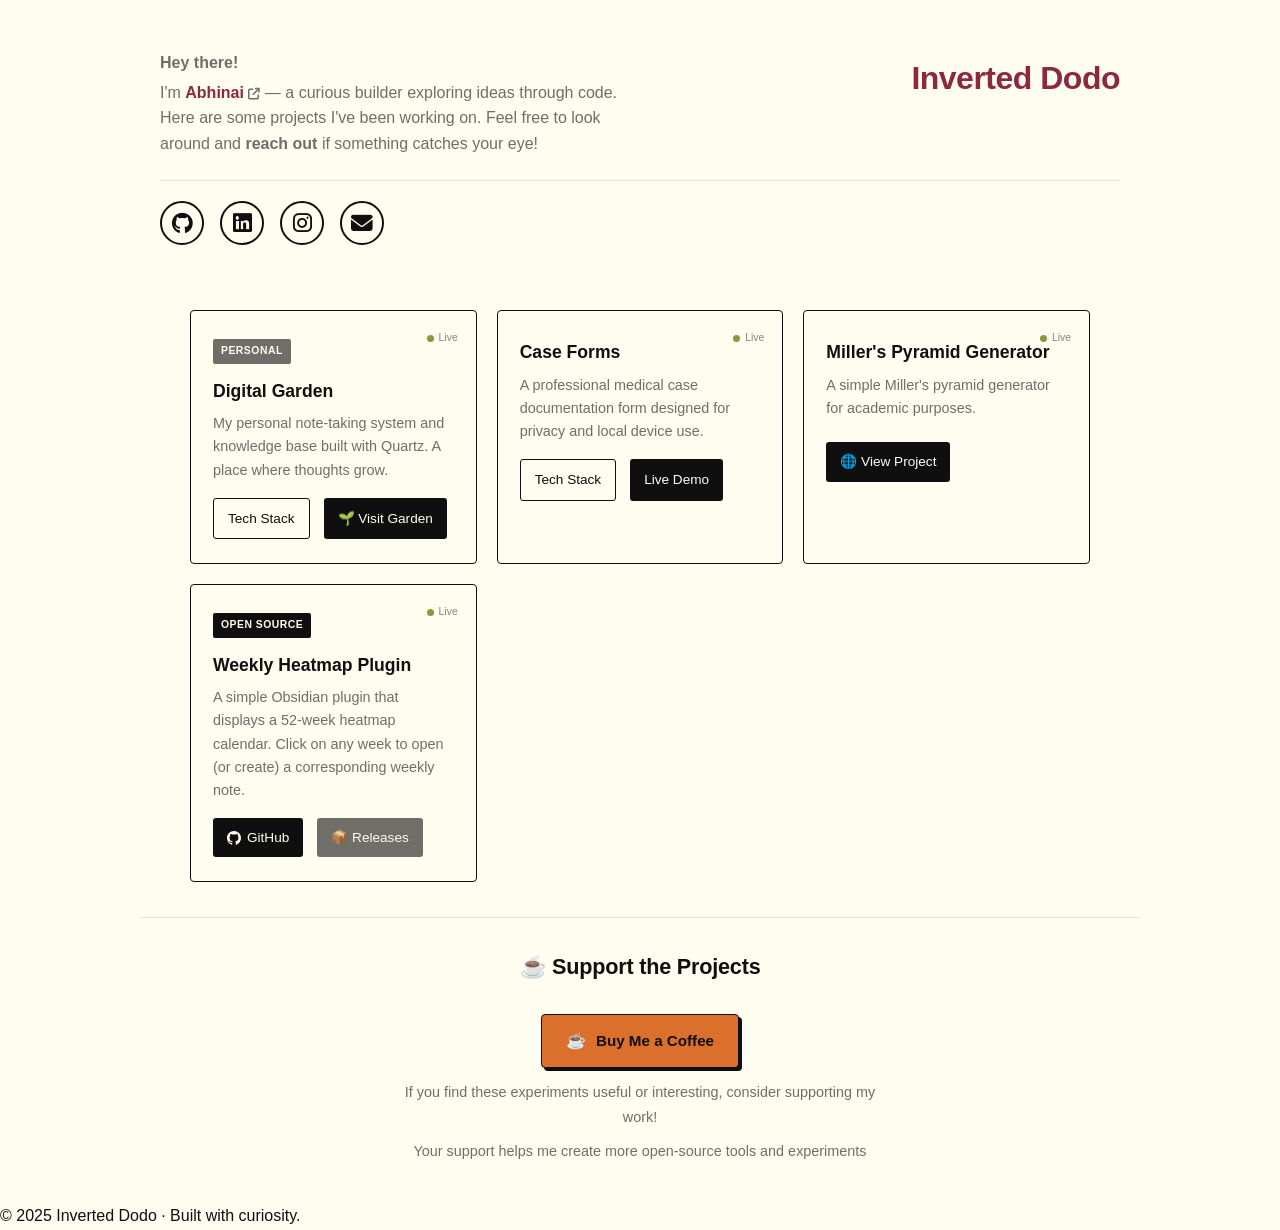
<file: index.html>
<!DOCTYPE html>
<html lang="en">

<head>
  <meta charset="UTF-8" />
  <meta name="viewport" content="width=device-width, initial-scale=1.0" />
  <title>Inverted Dodo</title>
  <link rel="stylesheet" href="style.css" />
  <link rel="stylesheet" href="https://cdnjs.cloudflare.com/ajax/libs/font-awesome/6.5.2/css/all.min.css"
    integrity="sha512-SnH5WK+bZxgPHs44uWIX+LLJAJ9/2PkPKZ5QiAj6Ta86w+fsb2TkcmfRyVX3pBnMFcV7oQPJkl9QevSCWr3W6A=="
    crossorigin="anonymous" referrerpolicy="no-referrer" />
</head>

<body>

  <header>
    <div class="header-top">
      <div class="intro">
        <p><b>Hey there!</b></p>
        <p>I'm <a href="https://abhinai.pages.dev" target="_blank"><strong>Abhinai</strong> <i class="fa-solid fa-arrow-up-right-from-square" style="font-size: 0.75rem;"></i></a> — a curious builder
          exploring ideas through code. Here are some projects I've
          been
          working on. Feel free to look around and <b> reach out </b> if something catches your eye!</p>
      </div>
      <h1 class="highlight">Inverted Dodo</h1>
    </div>
    <div class="header-divider"></div>
    <nav>
      <a href="https://github.com/aj-abhinai" target="_blank" title="GitHub"><i class="fa-brands fa-github"></i></a>
      <a href="https://www.linkedin.com/in/ajabhinai" target="_blank" title="LinkedIn"><i
          class="fa-brands fa-linkedin"></i></a>
      <a href="https://www.instagram.com/ajabhinai/" target="_blank" title="Instagram"><i
          class="fa-brands fa-instagram"></i></a>
      <a href="mailto:inverted.dodo@gmail.com" title="Email"><i class="fa-solid fa-envelope"></i></a>
    </nav>
  </header>

  <section id="projects">
    <div class="projects-grid">
      <!-- 1. Digital Garden -->
      <div class="project">
        <div class="project-status-container">
          <span class="project-status status-live"></span>
          <span class="project-status-text">Live</span>
        </div>
        <span class="badge personal">Personal</span>
        <h3>Digital Garden</h3>
        <p>My personal note-taking system and knowledge base built with Quartz. A place where thoughts grow.</p>
        <div class="project-links">
          <a href="digitalgarden.html" class="btn btn-secondary">Tech Stack</a>
          <a href="https://aj-abhinai.github.io/" target="_blank" class="btn btn-primary">🌱 Visit Garden</a>
        </div>
      </div>

      <!-- 2. Case Forms -->
      <div class="project">
        <div class="project-status-container">
          <span class="project-status status-live"></span>
          <span class="project-status-text">Live</span>
        </div>
        <h3>Case Forms</h3>
        <p>A professional medical case documentation form designed for privacy and local device use.</p>
        <div class="project-links">
          <a href="caseforms.html" class="btn btn-secondary">Tech Stack</a>
          <a href="https://caseforms.vercel.app/" target="_blank" class="btn btn-primary">Live Demo</a>
        </div>
      </div>

      <!-- 3. Miller's Pyramid -->
      <div class="project">
        <div class="project-status-container">
          <span class="project-status status-live"></span>
          <span class="project-status-text">Live</span>
        </div>
        <h3>Miller's Pyramid Generator</h3>
        <p>A simple Miller's pyramid generator for academic purposes.</p>
        <a href="https://academic-tools.pages.dev/" target="_blank" class="btn btn-primary">🌐 View Project</a>
      </div>

      <!-- 4. Weekly Heatmap Plugin -->
      <div class="project">
        <div class="project-status-container">
          <span class="project-status status-live"></span>
          <span class="project-status-text">Live</span>
        </div>
        <span class="badge">Open Source</span>
        <h3>Weekly Heatmap Plugin</h3>
        <p>A simple Obsidian plugin that displays a 52-week heatmap calendar. Click on any week to open (or create) a
          corresponding weekly note.</p>
        <div class="project-links">
          <a href="https://github.com/aj-abhinai/weekly-heatmap" target="_blank" class="btn btn-primary">
            <svg class="github-icon" width="16" height="16" viewBox="0 0 24 24" fill="currentColor">
              <path
                d="M12 0c-6.626 0-12 5.373-12 12 0 5.302 3.438 9.8 8.207 11.387.599.111.793-.261.793-.577v-2.234c-3.338.726-4.033-1.416-4.033-1.416-.546-1.387-1.333-1.756-1.333-1.756-1.089-.745.083-.729.083-.729 1.205.084 1.839 1.237 1.839 1.237 1.07 1.834 2.807 1.304 3.492.997.107-.775.418-1.305.762-1.604-2.665-.305-5.467-1.334-5.467-5.931 0-1.311.469-2.381 1.236-3.221-.124-.303-.535-1.524.117-3.176 0 0 1.008-.322 3.301 1.23.957-.266 1.983-.399 3.003-.404 1.02.005 2.047.138 3.006.404 2.291-1.552 3.297-1.23 3.297-1.23.653 1.653.242 2.874.118 3.176.77.84 1.235 1.911 1.235 3.221 0 4.609-2.807 5.624-5.479 5.921.43.372.823 1.102.823 2.222v3.293c0 .319.192.694.801.576 4.765-1.589 8.199-6.086 8.199-11.386 0-6.627-5.373-12-12-12z" />
            </svg>
            GitHub
          </a>
          <a href="https://github.com/aj-abhinai/weekly-heatmap/releases" target="_blank" class="btn btn-github">📦
            Releases</a>
        </div>
      </div>

    </div>
  </section>

  <section id="support">
    <h2>☕ Support the Projects</h2>
    <div class="support-highlight">
      <a href="https://www.buymeacoffee.com/aj_abhinai" target="_blank" class="coffee-button">
        <span class="coffee-icon">☕</span>
        <span>Buy Me a Coffee</span>
      </a>
      <p>If you find these experiments useful or interesting, consider supporting my work!</p>
      <p class="support-note">Your support helps me create more open-source tools and experiments</p>
    </div>
  </section>

  <footer>
    <p>© 2025 Inverted Dodo · Built with curiosity.</p>
  </footer>

</body>

</html>
</file>
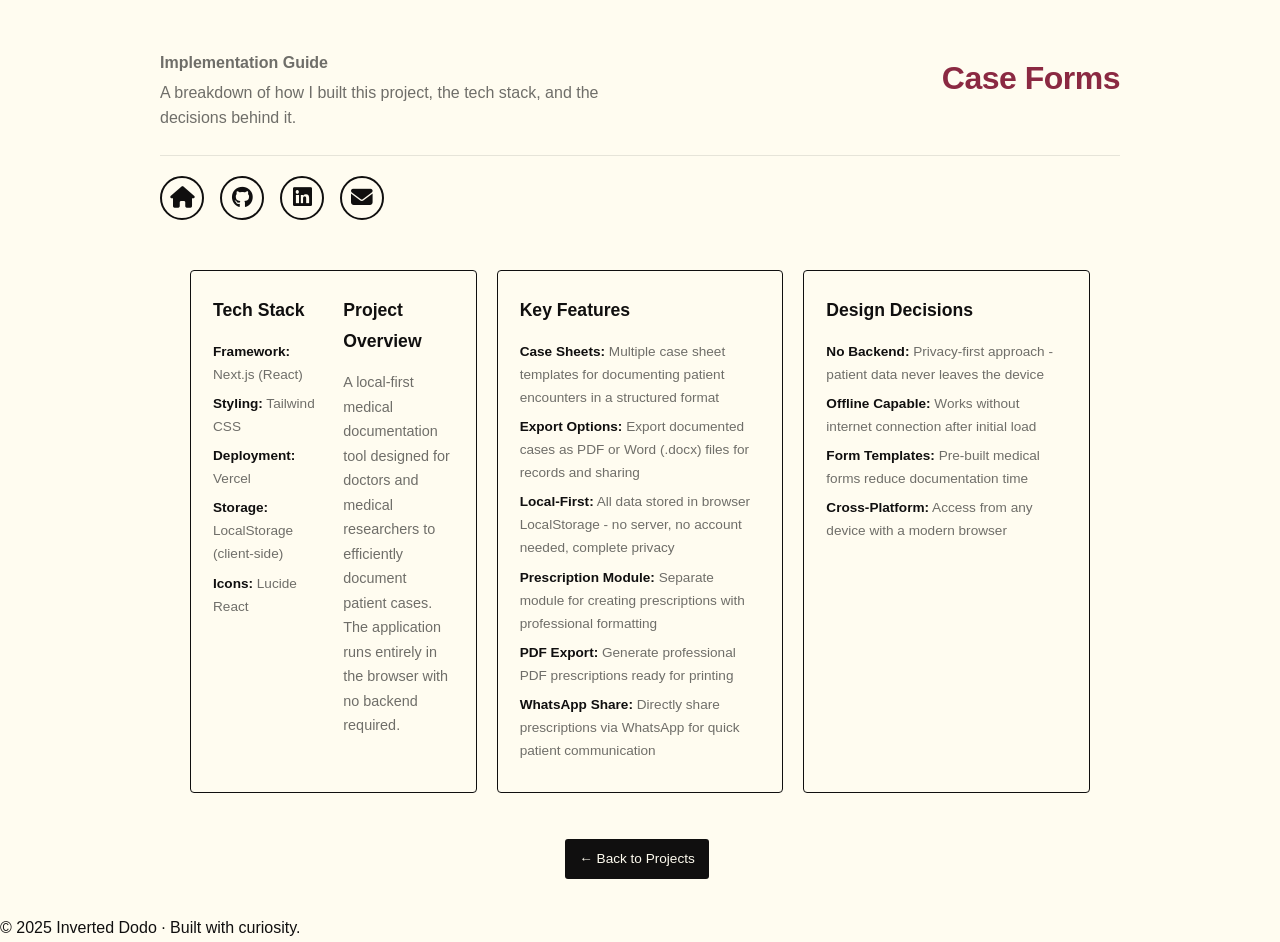
<file: caseforms.html>
<!DOCTYPE html>
<html lang="en">

<head>
  <meta charset="UTF-8" />
  <meta name="viewport" content="width=device-width, initial-scale=1.0" />
  <title>Case Forms - How I Built It</title>
  <link rel="stylesheet" href="style.css" />
  <link rel="stylesheet" href="https://cdnjs.cloudflare.com/ajax/libs/font-awesome/6.5.2/css/all.min.css"
    integrity="sha512-SnH5WK+bZxgPHs44uWIX+LLJAJ9/2PkPKZ5QiAj6Ta86w+fsb2TkcmfRyVX3pBnMFcV7oQPJkl9QevSCWr3W6A=="
    crossorigin="anonymous" referrerpolicy="no-referrer" />
</head>

<body>

  <header>
    <div class="header-top">
      <div class="intro">
        <p><b>Implementation Guide</b></p>
        <p>A breakdown of how I built this project, the tech stack, and the decisions behind it.</p>
      </div>
      <h1 class="highlight">Case Forms</h1>
    </div>
    <div class="header-divider"></div>
    <nav>
      <a href="index.html" title="Home"><i class="fa-solid fa-house"></i></a>
      <a href="https://github.com/aj-abhinai" target="_blank" title="GitHub"><i class="fa-brands fa-github"></i></a>
      <a href="https://www.linkedin.com/in/ajabhinai" target="_blank" title="LinkedIn"><i
          class="fa-brands fa-linkedin"></i></a>
      <a href="mailto:inverted.dodo@gmail.com" title="Email"><i class="fa-solid fa-envelope"></i></a>
    </nav>
  </header>

  <section id="implementation">
    <div class="implementation-grid">

      <div class="implementation-card two-col-card">
        <div class="col">
          <h3>Tech Stack</h3>
          <ul class="tech-list">
            <li><span class="tech-label">Framework:</span> Next.js (React)</li>
            <li><span class="tech-label">Styling:</span> Tailwind CSS</li>
            <li><span class="tech-label">Deployment:</span> Vercel</li>
            <li><span class="tech-label">Storage:</span> LocalStorage (client-side)</li>
            <li><span class="tech-label">Icons:</span> Lucide React</li>
          </ul>
        </div>
        <div class="col">
          <h3>Project Overview</h3>
          <p>A local-first medical documentation tool designed for doctors and medical researchers to efficiently document patient cases. The application runs entirely in the browser with no backend required.</p>
        </div>
      </div>

      <div class="implementation-card">
        <h3>Key Features</h3>
        <ul class="tech-list">
          <li><span class="tech-label">Case Sheets:</span> Multiple case sheet templates for documenting patient encounters in a structured format</li>
          <li><span class="tech-label">Export Options:</span> Export documented cases as PDF or Word (.docx) files for records and sharing</li>
          <li><span class="tech-label">Local-First:</span> All data stored in browser LocalStorage - no server, no account needed, complete privacy</li>
          <li><span class="tech-label">Prescription Module:</span> Separate module for creating prescriptions with professional formatting</li>
          <li><span class="tech-label">PDF Export:</span> Generate professional PDF prescriptions ready for printing</li>
          <li><span class="tech-label">WhatsApp Share:</span> Directly share prescriptions via WhatsApp for quick patient communication</li>
        </ul>
      </div>

      <div class="implementation-card">
        <h3>Design Decisions</h3>
        <ul class="tech-list">
          <li><span class="tech-label">No Backend:</span> Privacy-first approach - patient data never leaves the device</li>
          <li><span class="tech-label">Offline Capable:</span> Works without internet connection after initial load</li>
          <li><span class="tech-label">Form Templates:</span> Pre-built medical forms reduce documentation time</li>
          <li><span class="tech-label">Cross-Platform:</span> Access from any device with a modern browser</li>
        </ul>
      </div>

    </div>

    <div class="back-section">
      <a href="index.html" class="btn btn-primary">← Back to Projects</a>
    </div>
  </section>

  <footer>
    <p>© 2025 Inverted Dodo · Built with curiosity.</p>
  </footer>

</body>

</html>
</file>
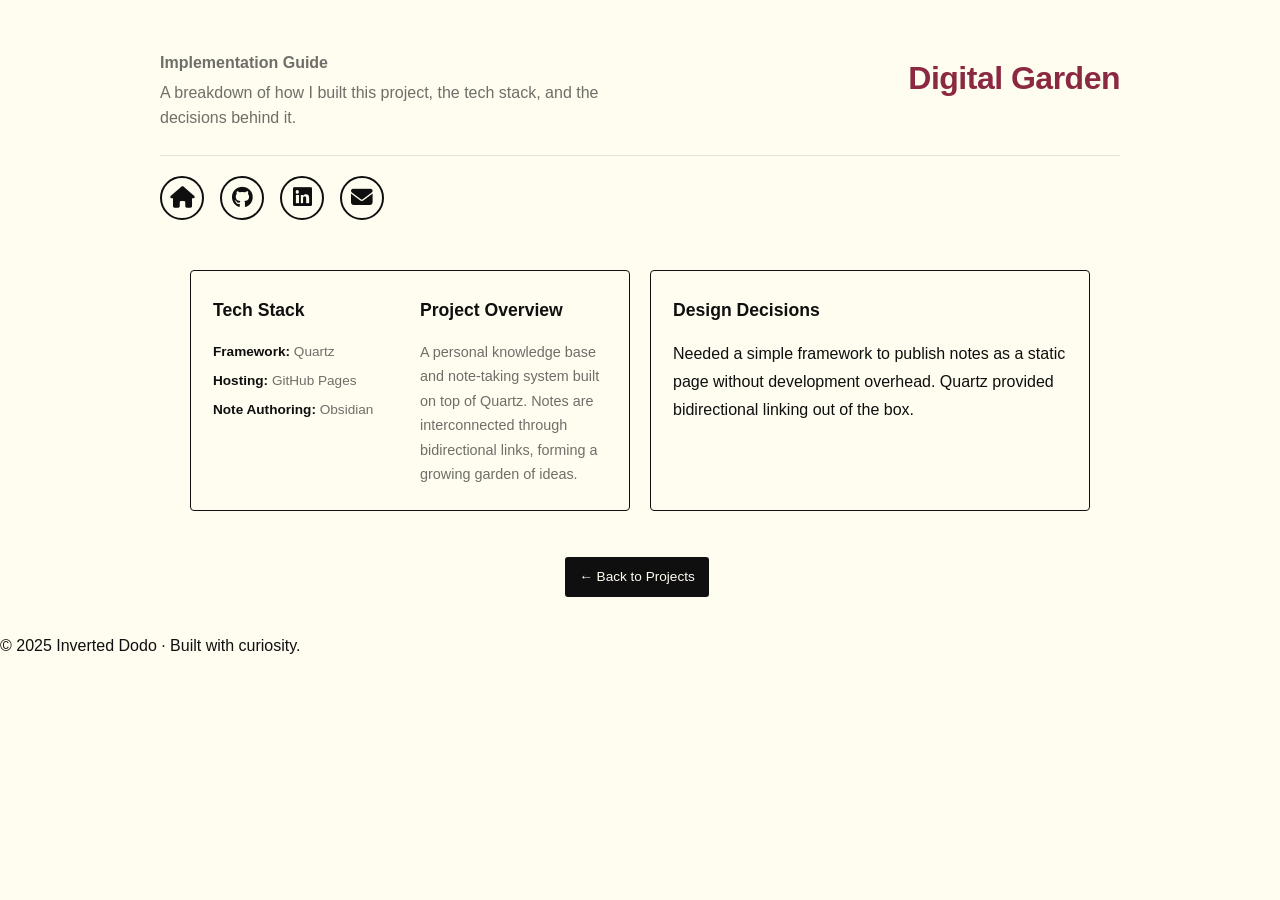
<file: digitalgarden.html>
<!DOCTYPE html>
<html lang="en">

<head>
  <meta charset="UTF-8" />
  <meta name="viewport" content="width=device-width, initial-scale=1.0" />
  <title>Digital Garden - How I Built It</title>
  <link rel="stylesheet" href="style.css" />
  <link rel="stylesheet" href="https://cdnjs.cloudflare.com/ajax/libs/font-awesome/6.5.2/css/all.min.css"
    integrity="sha512-SnH5WK+bZxgPHs44uWIX+LLJAJ9/2PkPKZ5QiAj6Ta86w+fsb2TkcmfRyVX3pBnMFcV7oQPJkl9QevSCWr3W6A=="
    crossorigin="anonymous" referrerpolicy="no-referrer" />
</head>

<body>

  <header>
    <div class="header-top">
      <div class="intro">
        <p><b>Implementation Guide</b></p>
        <p>A breakdown of how I built this project, the tech stack, and the decisions behind it.</p>
      </div>
      <h1 class="highlight">Digital Garden</h1>
    </div>
    <div class="header-divider"></div>
    <nav>
      <a href="index.html" title="Home"><i class="fa-solid fa-house"></i></a>
      <a href="https://github.com/aj-abhinai" target="_blank" title="GitHub"><i class="fa-brands fa-github"></i></a>
      <a href="https://www.linkedin.com/in/ajabhinai" target="_blank" title="LinkedIn"><i
          class="fa-brands fa-linkedin"></i></a>
      <a href="mailto:inverted.dodo@gmail.com" title="Email"><i class="fa-solid fa-envelope"></i></a>
    </nav>
  </header>

  <section id="implementation">
    <div class="implementation-grid">

      <div class="implementation-card two-col-card">
        <div class="col">
          <h3>Tech Stack</h3>
          <ul class="tech-list">
            <li><span class="tech-label">Framework:</span> Quartz</li>
            <li><span class="tech-label">Hosting:</span> GitHub Pages</li>
            <li><span class="tech-label">Note Authoring:</span> Obsidian</li>
          </ul>
        </div>
        <div class="col">
          <h3>Project Overview</h3>
          <p>A personal knowledge base and note-taking system built on top of Quartz. Notes are interconnected through bidirectional links, forming a growing garden of ideas.</p>
        </div>
      </div>

      <div class="implementation-card">
        <h3>Design Decisions</h3>
        <p>Needed a simple framework to publish notes as a static page without development overhead. Quartz provided bidirectional linking out of the box.</p>
      </div>

    </div>

    <div class="back-section">
      <a href="index.html" class="btn btn-primary">← Back to Projects</a>
    </div>
  </section>

  <footer>
    <p>© 2025 Inverted Dodo · Built with curiosity.</p>
  </footer>

</body>

</html>
</file>
<file: style.css>
* {
  box-sizing: border-box;
  margin: 0;
  padding: 0;
}

html {
  scroll-behavior: smooth;
}

:root {
  --bg-base: #FFFCF0;
  --bg-card: #FFFCF0;
  --text-primary: #100F0F;
  --text-secondary: #6F6E69;
  --text-muted: #878580;
  --border-color: #100F0F;
  --border-light: #E6E4D9;
  --accent-cyan: #24837B;
  --accent-orange: #DA702C;
  --accent-maroon: #8B2942;
  --status-live: #879A39;
  --status-inactive: #878580;
}

body {
  font-family: -apple-system, BlinkMacSystemFont, 'Inter', 'Segoe UI', Roboto, 'Helvetica Neue', Arial, sans-serif;
  background: var(--bg-base);
  min-height: 100vh;
  margin: 0;
  padding: 0;
  color: var(--text-primary);
  line-height: 1.75;
  -webkit-font-smoothing: antialiased;
  -moz-osx-font-smoothing: grayscale;
}

a {
  text-decoration: none;
  color: inherit;
  transition: color 0.2s ease;
}

/* ===== Header ===== */
header {
  padding: 50px 20px 30px;
  max-width: 1000px;
  margin: 0 auto;
}

.header-top {
  display: flex;
  justify-content: space-between;
  align-items: flex-start;
  gap: 40px;
  margin-bottom: 24px;
}

h1 {
  font-size: 2rem;
  font-weight: 600;
  letter-spacing: -0.5px;
  color: var(--text-primary);
  margin: 0;
  white-space: nowrap;
}

.intro {
  text-align: left;
  max-width: 480px;
}

.intro p {
  font-size: 1rem;
  color: var(--text-secondary);
  margin: 0;
  line-height: 1.6;
}

.intro p:first-child {
  margin-bottom: 4px;
}

.intro strong {
  color: var(--accent-maroon);
  font-weight: 600;
}

.highlight {
  color: var(--accent-maroon);
}

.header-divider {
  width: 100%;
  height: 1px;
  background: var(--border-light);
  margin: 20px 0;
}

nav {
  display: flex;
  justify-content: flex-start;
  gap: 16px;
}

nav a {
  display: inline-flex;
  align-items: center;
  justify-content: center;
  width: 44px;
  height: 44px;
  color: var(--text-primary);
  font-size: 1.35rem;
  border-radius: 50%;
  border: 2px solid var(--border-color);
  background: transparent;
  transition: all 0.2s ease;
}

nav a:hover {
  color: var(--bg-base);
  background: var(--text-primary);
  transform: translateY(-2px);
}

/* ===== Section ===== */
section {
  padding: 35px 20px;
  max-width: 1000px;
  margin: 0 auto;
}

h2 {
  font-size: 1.35rem;
  margin-bottom: 35px;
  color: var(--text-primary);
  font-weight: 600;
  letter-spacing: -0.2px;
  text-align: center;
}

/* ===== Projects Grid ===== */
.projects-grid {
  display: grid;
  grid-template-columns: repeat(auto-fit, minmax(280px, 1fr));
  gap: 20px;
  max-width: 900px;
  margin: 0 auto;
}

.project {
  position: relative;
  padding: 24px 22px;
  border-radius: 4px;
  background: var(--bg-card);
  border: 1.5px solid var(--border-color);
  text-align: left;
  transition: transform 0.2s ease, box-shadow 0.2s ease;
}

.project:hover {
  transform: translateY(-2px);
  box-shadow: 4px 4px 0 var(--border-color);
}

.project.featured {
  border-width: 2px;
}

/* Badge styling */
.badge {
  display: inline-block;
  padding: 3px 8px;
  font-size: 0.65rem;
  font-weight: 600;
  text-transform: uppercase;
  letter-spacing: 0.5px;
  border-radius: 2px;
  background: var(--text-primary);
  color: var(--bg-base);
  margin-bottom: 10px;
}

.badge.personal {
  background: var(--text-secondary);
}

.project h3 {
  margin-top: 6px;
  margin-bottom: 10px;
  font-size: 1.1rem;
  color: var(--text-primary);
  font-weight: 600;
  line-height: 1.3;
}

.project p {
  color: var(--text-secondary);
  font-size: 0.9rem;
  line-height: 1.6;
  margin-bottom: 16px;
}

/* ===== Project Status ===== */
.project-status-container {
  display: flex;
  align-items: center;
  gap: 5px;
  position: absolute;
  top: 18px;
  right: 18px;
}

.project-status {
  width: 7px;
  height: 7px;
  border-radius: 50%;
  background-color: var(--status-inactive);
}

.project-status-text {
  font-size: 0.65rem;
  color: var(--text-muted);
  font-weight: 500;
}

.status-legend {
  display: flex;
  justify-content: center;
  gap: 22px;
  margin-bottom: 28px;
}

.legend-item {
  display: flex;
  align-items: center;
  gap: 7px;
  font-size: 0.8rem;
  color: var(--text-secondary);
}

.legend-item .project-status {
  position: static;
}

.project-status.status-live {
  background: var(--status-live);
}

.project-status.status-inactive {
  background: var(--status-inactive);
}

/* ===== Button Styling ===== */
.btn {
  display: inline-flex;
  align-items: center;
  justify-content: center;
  gap: 6px;
  margin-top: 6px;
  margin-right: 6px;
  padding: 8px 14px;
  border-radius: 3px;
  background: var(--text-primary);
  color: var(--bg-base);
  font-weight: 500;
  font-size: 0.85rem;
  transition: opacity 0.2s ease;
  border: none;
  cursor: pointer;
}

.btn:hover {
  opacity: 0.85;
}

.btn-primary {
  background: var(--text-primary);
}

.btn-github {
  background: var(--text-secondary);
}

.btn-secondary {
  background: var(--bg-base);
  color: var(--text-primary);
  border: 1.5px solid var(--border-color);
  margin-top: 0;
}

.github-icon {
  width: 14px;
  height: 14px;
}

.project-links {
  display: flex;
  gap: 8px;
  flex-wrap: wrap;
  margin-top: 6px;
}

@media (min-width: 480px) {
  .project-links {
    flex-wrap: nowrap;
  }
}

.project-links .btn {
  margin-top: 0;
}

/* ===== Implementation Section ===== */
#implementation {
  padding-top: 20px;
}

.implementation-grid {
  display: grid;
  grid-template-columns: repeat(auto-fit, minmax(280px, 1fr));
  gap: 20px;
  max-width: 900px;
  margin: 0 auto 40px;
}

.implementation-card {
  position: relative;
  padding: 24px 22px;
  border-radius: 4px;
  background: var(--bg-card);
  border: 1.5px solid var(--border-color);
  text-align: left;
  transition: transform 0.2s ease, box-shadow 0.2s ease;
}

.implementation-card:hover {
  transform: translateY(-2px);
  box-shadow: 4px 4px 0 var(--border-color);
}

.two-col-card {
  display: grid;
  grid-template-columns: 1fr 1fr;
  gap: 20px;
}

.two-col-card .col {
  display: flex;
  flex-direction: column;
}

.two-col-card .col h3 {
  margin-bottom: 14px;
}

.two-col-card .col p {
  color: var(--text-secondary);
  font-size: 0.9rem;
  line-height: 1.7;
}

.card-icon {
  font-size: 1.5rem;
  margin-bottom: 12px;
}

.implementation-card h3 {
  margin-bottom: 14px;
  font-size: 1.1rem;
  color: var(--text-primary);
  font-weight: 600;
}

.tech-list {
  list-style: none;
  padding: 0;
  margin: 0;
}

.tech-list li {
  color: var(--text-secondary);
  font-size: 0.85rem;
  line-height: 1.7;
  margin-bottom: 6px;
}

.tech-label {
  font-weight: 600;
  color: var(--text-primary);
}

.back-section {
  display: flex;
  justify-content: center;
  gap: 12px;
  flex-wrap: wrap;
  margin-top: 20px;
}

/* ===== Support Section ===== */
#support {
  border-top: 1px solid var(--border-light);
  text-align: center;
  padding: 30px 20px;
}

#support h2 {
  margin-bottom: 16px;
}

.support-highlight {
  max-width: 480px;
  margin: 0 auto;
}

#support p {
  font-size: 0.9rem;
  color: var(--text-secondary);
  margin-bottom: 8px;
}

.coffee-button {
  display: inline-flex;
  align-items: center;
  gap: 10px;
  padding: 12px 24px;
  margin: 12px auto;
  border-radius: 4px;
  background: var(--accent-orange);
  color: var(--text-primary);
  font-size: 0.95rem;
  font-weight: 600;
  border: 1.5px solid var(--text-primary);
  transition: all 0.2s ease;
  box-shadow: 3px 3px 0 var(--text-primary);
}

.coffee-button:hover {
  transform: translate(-2px, -2px);
  box-shadow: 5px 5px 0 var(--text-primary);
}

.coffee-icon {
  font-size: 1rem;
}

.support-note {
  font-size: 0.8rem;
  color: var(--text-muted);
  margin-top: 8px;
}

@media (max-width: 480px) {
  .coffee-button {
    font-size: 0.92rem;
    padding: 12px 22px;
  }
}
</file>
